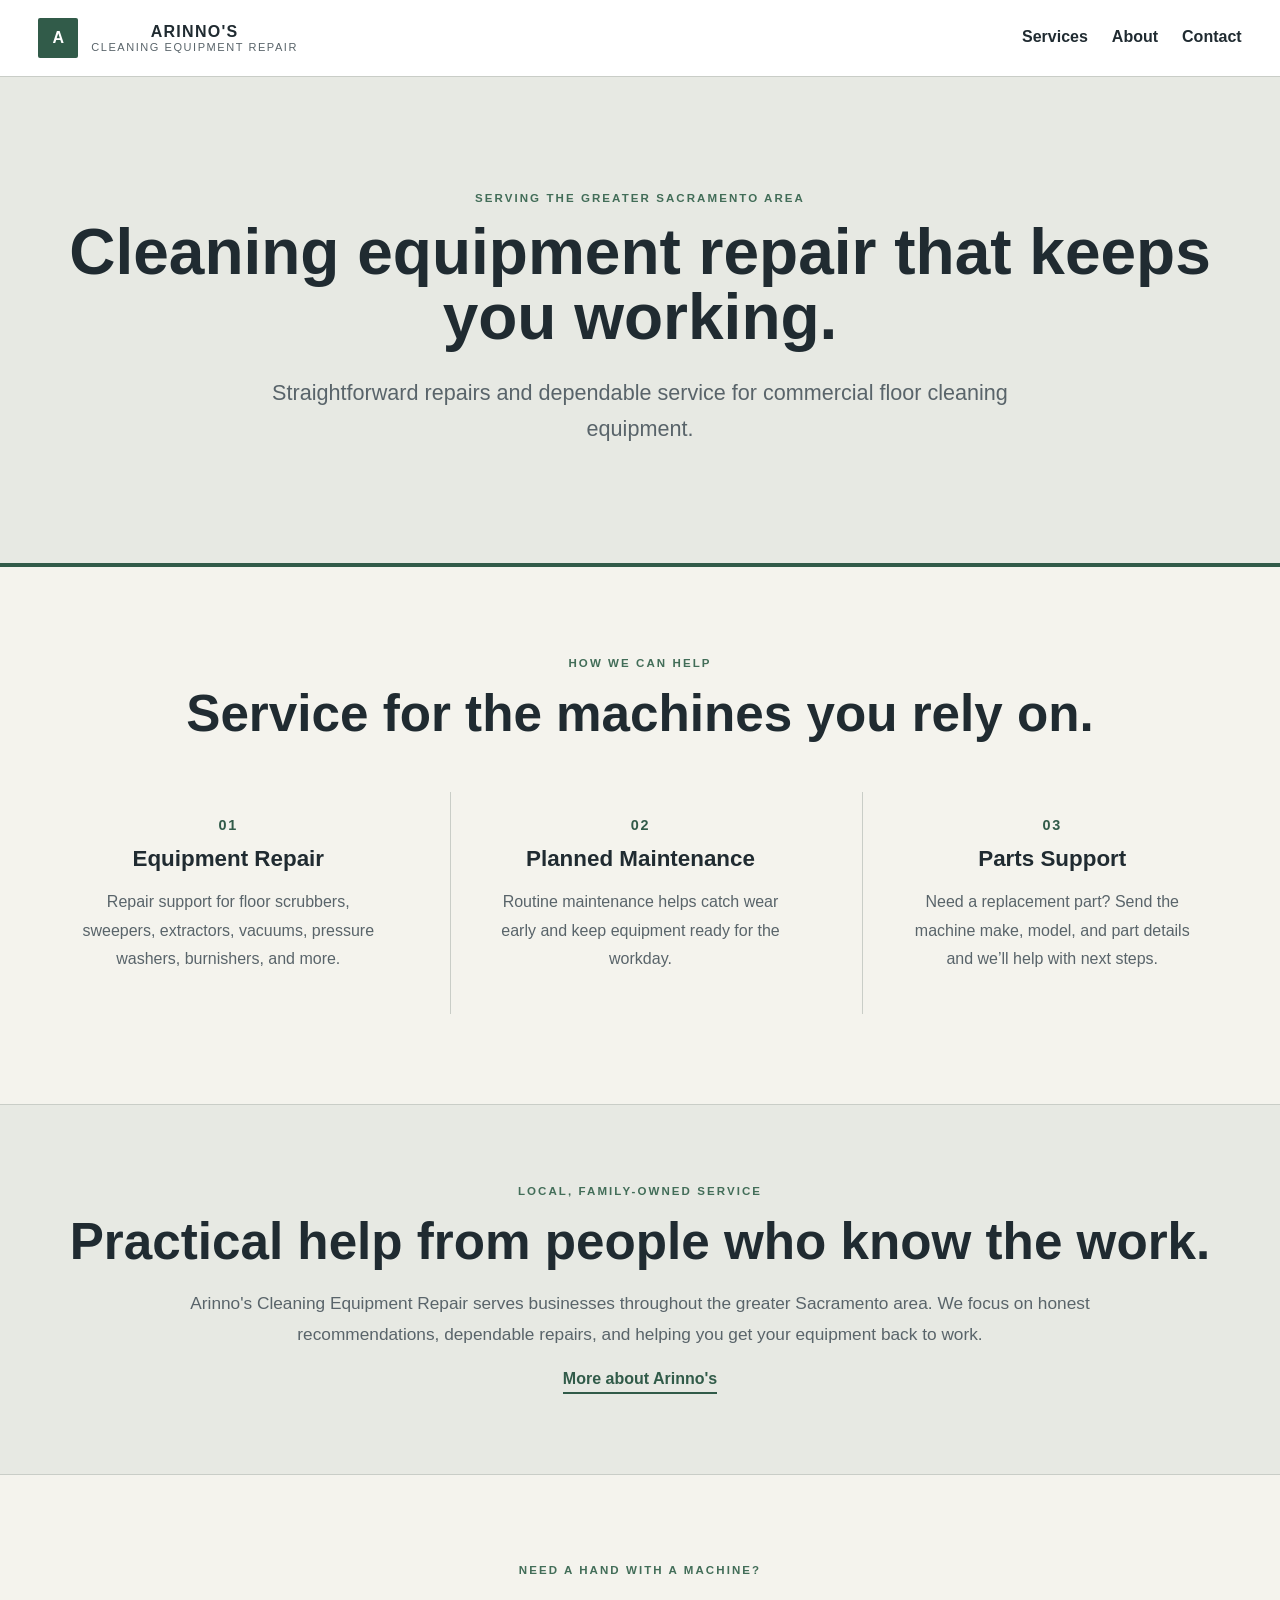
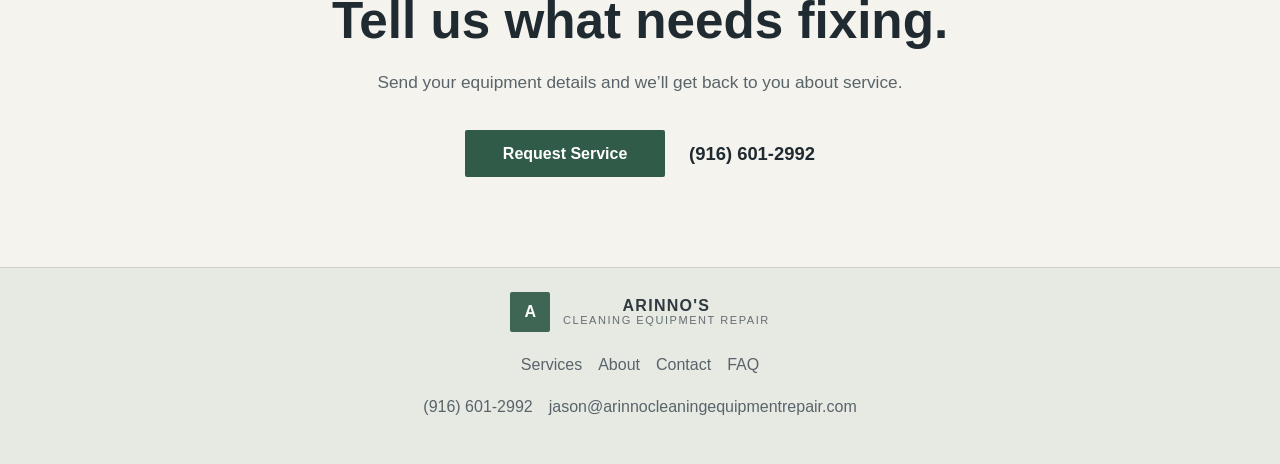
<file: index.html>
<!DOCTYPE html>
<html lang="en">
  <head>
    <meta charset="UTF-8" />
    <meta name="viewport" content="width=device-width, initial-scale=1.0" />
    <meta
      name="description"
      content="Arinno's cleaning equipment repair provides expert diagnostics, fabrication, field service, and preventative maintenance for industrial operations."
    />
    <title>Arinno's Cleaning Equipment Repair</title>
    <link rel="preconnect" href="https://fonts.googleapis.com" />
    <link rel="preconnect" href="https://fonts.gstatic.com" crossorigin />
    <link
      href="https://fonts.googleapis.com/css2?family=Inter:wght@400;500;600;700;800;900&family=Orbitron:wght@500;700;800&display=swap"
      rel="stylesheet"
    />
    <link rel="stylesheet" href="styles.css" />
  </head>
  <body>
    <div class="page-shell">
      <header class="site-header">
        <div class="container header-inner">
          <a class="brand" href="#top" aria-label="Arinno's Cleaning Equipment Repair home">
            <span class="brand-mark">A</span>
            <span class="brand-copy">
              <strong id="brand-name">Arinno's</strong>
              <small id="brand-tag">Cleaning Equipment Repair</small>
            </span>
          </a>

          <nav class="main-nav" aria-label="Main navigation">
            <a href="services.html">Services</a>
            <a href="about.html">About</a>
            <a href="contact.html">Contact</a>
          </nav>
      </header>

      <main id="top">
        <section class="home-hero">
          <div class="container home-hero-content">
            <p class="eyebrow">Serving the greater Sacramento area</p>
            <h1>Cleaning equipment repair that keeps you working.</h1>
            <p class="home-hero-copy">
              Straightforward repairs and dependable service for commercial floor cleaning equipment.
            </p>
          </div>
        </section>

        <section class="home-services section-spacing" aria-labelledby="home-services-title">
          <div class="container">
            <div class="home-section-heading">
              <p class="eyebrow">How we can help</p>
              <h2 id="home-services-title">Service for the machines you rely on.</h2>
            </div>
            <div class="home-service-list">
              <article>
                <span class="home-service-number">01</span>
                <h3>Equipment Repair</h3>
                <p>Repair support for floor scrubbers, sweepers, extractors, vacuums, pressure washers, burnishers, and more.</p>
              </article>
              <article>
                <span class="home-service-number">02</span>
                <h3>Planned Maintenance</h3>
                <p>Routine maintenance helps catch wear early and keep equipment ready for the workday.</p>
              </article>
              <article>
                <span class="home-service-number">03</span>
                <h3>Parts Support</h3>
                <p>Need a replacement part? Send the machine make, model, and part details and we’ll help with next steps.</p>
              </article>
            </div>
          </div>
        </section>

        <section class="home-about section-spacing">
          <div class="container home-about-content">
            <p class="eyebrow">Local, family-owned service</p>
            <h2>Practical help from people who know the work.</h2>
            <p>
              Arinno's Cleaning Equipment Repair serves businesses throughout the greater Sacramento area. We focus on honest recommendations, dependable repairs, and helping you get your equipment back to work.
            </p>
            <a class="home-text-link" href="about.html">More about Arinno's</a>
          </div>
        </section>

        <section class="home-contact section-spacing" id="contact">
          <div class="container home-contact-content">
            <p class="eyebrow">Need a hand with a machine?</p>
            <h2>Tell us what needs fixing.</h2>
            <p>Send your equipment details and we’ll get back to you about service.</p>
            <div class="home-hero-actions">
              <a class="button button-primary" href="contact.html">Request Service</a>
              <a class="home-phone" href="tel:+19166012992">(916) 601-2992</a>
            </div>
          </div>
        </section>
      </main>

      <footer class="site-footer">
        <div class="container footer-inner">
          <div>
            <a class="brand footer-brand" href="#top">
              <span class="brand-mark">A</span>
              <span class="brand-copy">
                <strong id="footer-brand-name">Arinno's</strong>
                <small>Cleaning Equipment Repair</small>
              </span>
            </a>
          </div>
          <div class="footer-links">
            <a href="services.html">Services</a>
            <a href="about.html">About</a>
            <a href="contact.html">Contact</a>
            <a href="FAQ.html">FAQ</a>
          </div>
          <div class="footer-contact">
            <a id="footer-phone" href="tel:+19166012992">(916) 601-2992</a>
            <a id="footer-email" href="mailto:jason@arinnocleaningequipmentrepair.com">jason@arinnocleaningequipmentrepair.com</a>
          </div>
        </div>
      </footer>
    </div>



    <script src="site-config.js"></script>
    <script src="script.js"></script>
  </body>
</html>
</file>
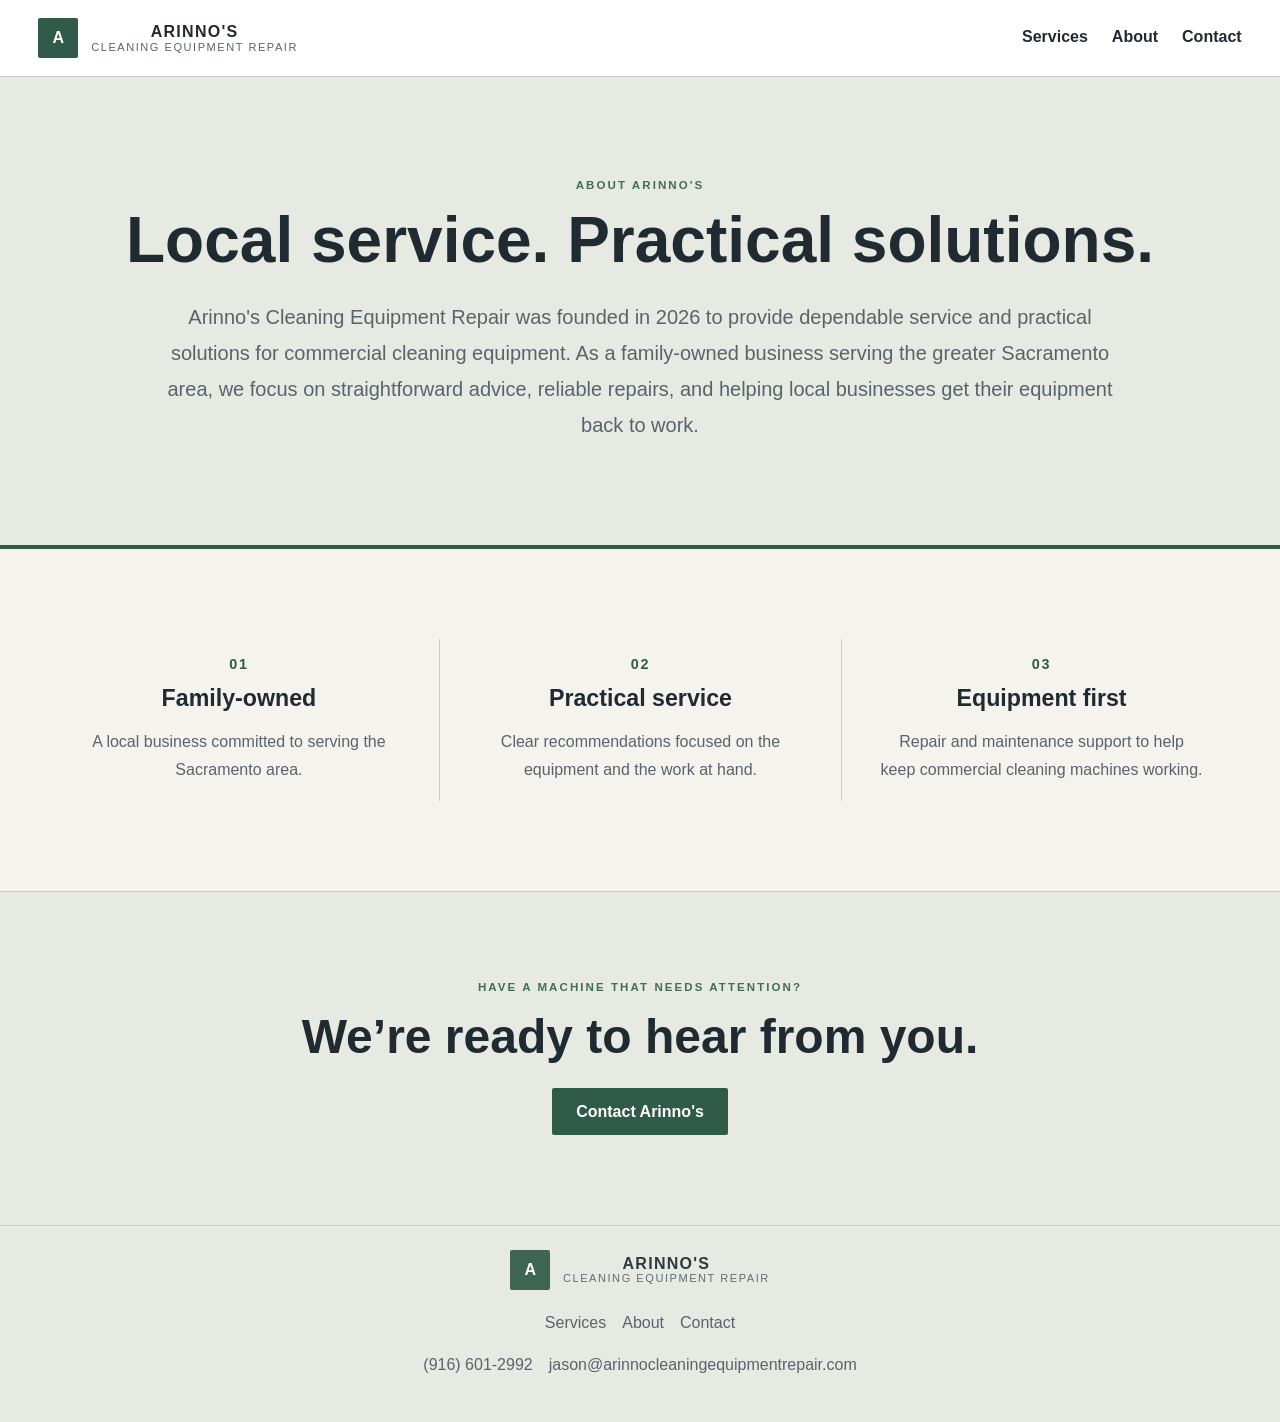
<file: about.html>
<!DOCTYPE html>
<html lang="en">
  <head>
    <meta charset="UTF-8" />
    <meta name="viewport" content="width=device-width, initial-scale=1.0" />
    <meta
      name="description"
      content="Learn about Arinno's Cleaning Equipment Repair, a family-owned commercial cleaning equipment repair business serving the greater Sacramento area."
    />
    <title>About | Arinno's Cleaning Equipment Repair</title>
    <link rel="preconnect" href="https://fonts.googleapis.com" />
    <link rel="preconnect" href="https://fonts.gstatic.com" crossorigin />
    <link
      href="https://fonts.googleapis.com/css2?family=Inter:wght@400;500;600;700;800;900&display=swap"
      rel="stylesheet"
    />
    <link rel="stylesheet" href="styles.css" />
  </head>
  <body>
    <div class="page-shell">
      <header class="site-header">
        <div class="container header-inner">
          <a class="brand" href="index.html" aria-label="Arinno's Cleaning Equipment Repair home">
            <span class="brand-mark">A</span>
            <span class="brand-copy">
              <strong>Arinno's</strong>
              <small>Cleaning Equipment Repair</small>
            </span>
          </a>

          <nav class="main-nav" aria-label="Main navigation">
            <a href="services.html">Services</a>
            <a href="about.html" aria-current="page">About</a>
            <a href="contact.html">Contact</a>
          </nav>
      </header>

      <main>
        <section class="about-page-intro">
          <div class="container about-page-content">
            <p class="eyebrow">About Arinno's</p>
            <h1>Local service. Practical solutions.</h1>
            <p>
              Arinno's Cleaning Equipment Repair was founded in 2026 to provide dependable service and practical solutions for commercial cleaning equipment. As a family-owned business serving the greater Sacramento area, we focus on straightforward advice, reliable repairs, and helping local businesses get their equipment back to work.
            </p>
          </div>
        </section>

        <section class="about-page-points" aria-label="What you can expect">
          <div class="container about-page-point-list">
            <article>
              <span>01</span>
              <h2>Family-owned</h2>
              <p>A local business committed to serving the Sacramento area.</p>
            </article>
            <article>
              <span>02</span>
              <h2>Practical service</h2>
              <p>Clear recommendations focused on the equipment and the work at hand.</p>
            </article>
            <article>
              <span>03</span>
              <h2>Equipment first</h2>
              <p>Repair and maintenance support to help keep commercial cleaning machines working.</p>
            </article>
          </div>
        </section>

        <section class="about-page-contact">
          <div class="container about-page-contact-content">
            <p class="eyebrow">Have a machine that needs attention?</p>
            <h2>We’re ready to hear from you.</h2>
            <a class="button button-primary" href="contact.html">Contact Arinno's</a>
          </div>
        </section>
      </main>

      <footer class="site-footer">
        <div class="container footer-inner">
          <div>
            <a class="brand footer-brand" href="index.html">
              <span class="brand-mark">A</span>
              <span class="brand-copy">
                <strong>Arinno's</strong>
                <small>Cleaning Equipment Repair</small>
              </span>
            </a>
          </div>
          <div class="footer-links">
            <a href="services.html">Services</a>
            <a href="about.html" aria-current="page">About</a>
            <a href="contact.html">Contact</a>
          </div>
          <div class="footer-contact">
            <a href="tel:+19166012992">(916) 601-2992</a>
            <a href="mailto:jason@arinnocleaningequipmentrepair.com">jason@arinnocleaningequipmentrepair.com</a>
          </div>
        </div>
      </footer>
    </div>

    <script src="site-config.js"></script>
    <script src="script.js"></script>
  </body>
</html>
</file>
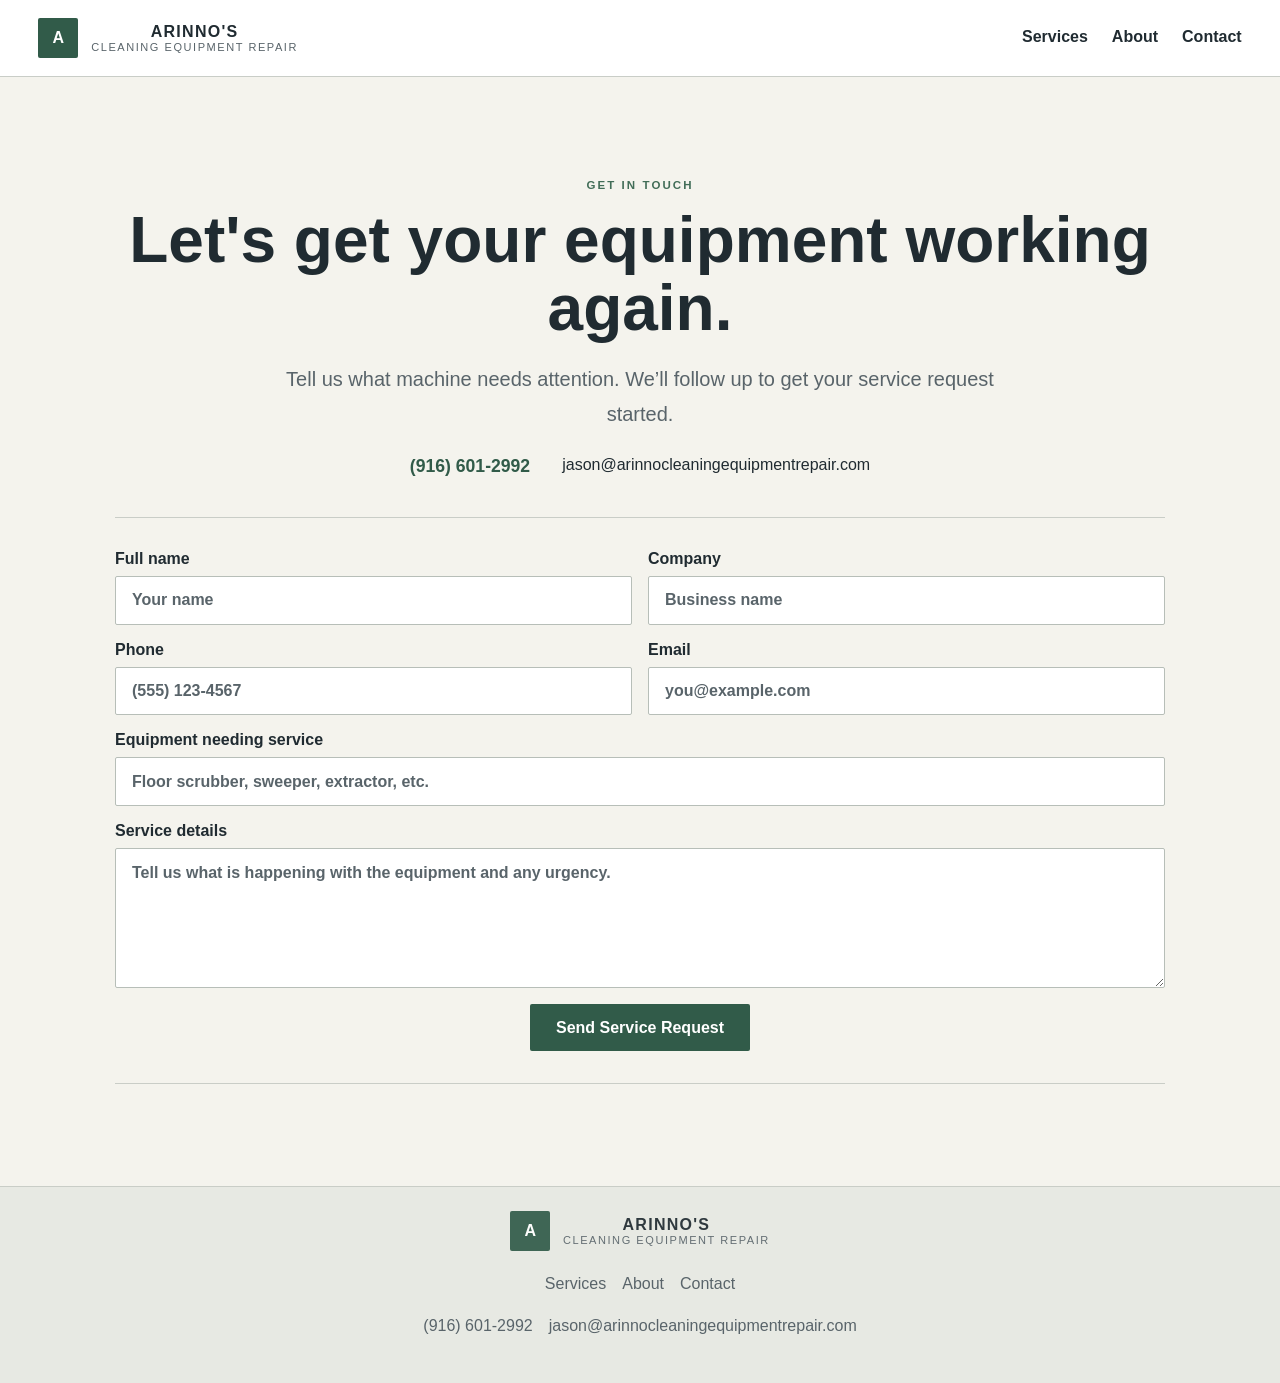
<file: contact.html>
<!DOCTYPE html>
<html lang="en">
  <head>
    <meta charset="UTF-8" />
    <meta name="viewport" content="width=device-width, initial-scale=1.0" />

    <meta
      name="description"
      content="Contact Arinno's Cleaning Equipment Repair to schedule service for your machines and equipment."
    />

    <title>Contact | Arinno's Cleaning Equipment Repair</title>

    <link rel="preconnect" href="https://fonts.googleapis.com" />
    <link rel="preconnect" href="https://fonts.gstatic.com" crossorigin />

    <link
      href="https://fonts.googleapis.com/css2?family=Inter:wght@400;500;600;700;800;900&family=Orbitron:wght@500;700;800&display=swap"
      rel="stylesheet"
    />

    <link rel="stylesheet" href="styles.css" />
  </head>

  <body>
    <div class="page-shell">
      <header class="site-header">
        <div class="container header-inner">
          <a
            class="brand"
            href="index.html"
            aria-label="Arinno's Cleaning Equipment Repair home"
          >
            <span class="brand-mark">A</span>

            <span class="brand-copy">
              <strong>Arinno's</strong>
              <small>Cleaning Equipment Repair</small>
            </span>
          </a>

          <nav class="main-nav" aria-label="Main navigation">
            <a href="services.html">Services</a>
            <a href="about.html">About</a>
            <a href="contact.html">Contact</a>
          </nav>
        </div>
      </header>

      <main>
        <section class="section-spacing contact-page-intro">
          <div class="container contact-page-content">
            <div class="contact-page-heading">
              <p class="eyebrow">Get in touch</p>

              <h1>Let's get your equipment working again.</h1>

              <p>
                Tell us what machine needs attention. We’ll follow up to get
                your service request started.
              </p>

              <div class="contact-details">
                <a href="tel:+19166012992">(916) 601-2992</a>

                <span>
                  jason@arinnocleaningequipmentrepair.com
                </span>
              </div>
            </div>

            <form
              class="service-form"
              id="contact-form"
              action="https://formsubmit.co/jason@arinnocleaningequipmentrepair.com"
              method="POST"
            >
              <input
                type="hidden"
                name="_subject"
                value="New Contact Request"
              />

              <input
                type="hidden"
                name="_captcha"
                value="false"
              />

              <input
                type="hidden"
                name="_template"
                value="table"
              />

              <div class="form-row two-up">
                <label>
                  Full name
                  <input
                    type="text"
                    name="Full Name"
                    placeholder="Your name"
                    required
                  />
                </label>

                <label>
                  Company
                  <input
                    type="text"
                    name="Company"
                    placeholder="Business name"
                  />
                </label>
              </div>

              <div class="form-row two-up">
                <label>
                  Phone
                  <input
                    type="tel"
                    name="Phone"
                    placeholder="(555) 123-4567"
                    required
                  />
                </label>

                <label>
                  Email
                  <input
                    type="email"
                    name="Email"
                    placeholder="you@example.com"
                    required
                  />
                </label>
              </div>

              <label>
                Equipment needing service
                <input
                  type="text"
                  name="Equipment"
                  placeholder="Floor scrubber, sweeper, extractor, etc."
                  required
                />
              </label>

              <label>
                Service details
                <textarea
                  name="Service Details"
                  rows="5"
                  placeholder="Tell us what is happening with the equipment and any urgency."
                  required
                ></textarea>
              </label>

              <button type="submit" class="button button-primary">
                Send Service Request
              </button>
            </form>
          </div>
        </section>
      </main>

      <footer class="site-footer">
        <div class="container footer-inner">
          <div>
            <a class="brand footer-brand" href="index.html">
              <span class="brand-mark">A</span>

              <span class="brand-copy">
                <strong>Arinno's</strong>
                <small>Cleaning Equipment Repair</small>
              </span>
            </a>
          </div>

          <div class="footer-links">
            <a href="services.html">Services</a>
            <a href="about.html">About</a>
            <a href="contact.html">Contact</a>
          </div>

          <div class="footer-contact">
            <a href="tel:+19166012992">(916) 601-2992</a>

            <span>
              jason@arinnocleaningequipmentrepair.com
            </span>
          </div>
        </div>
      </footer>
    </div>

    <script src="site-config.js"></script>
  </body>
</html>
</file>
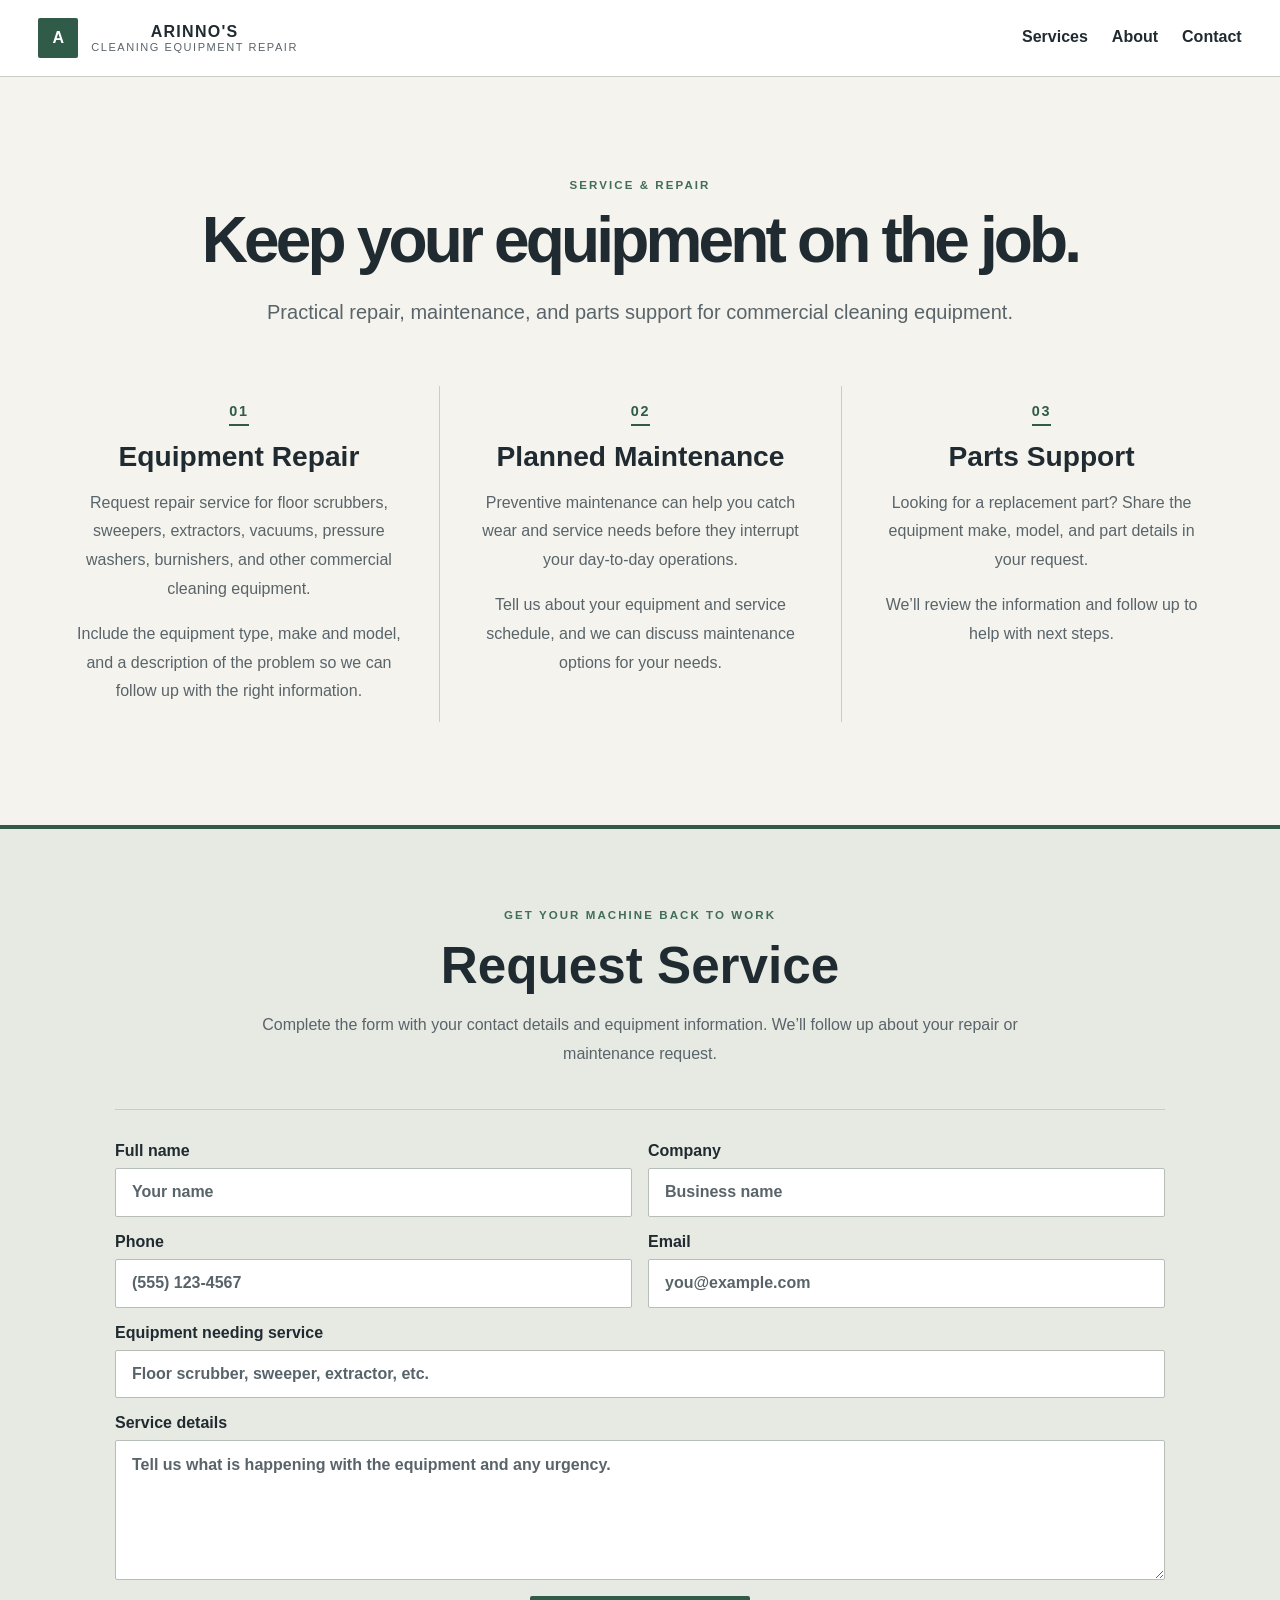
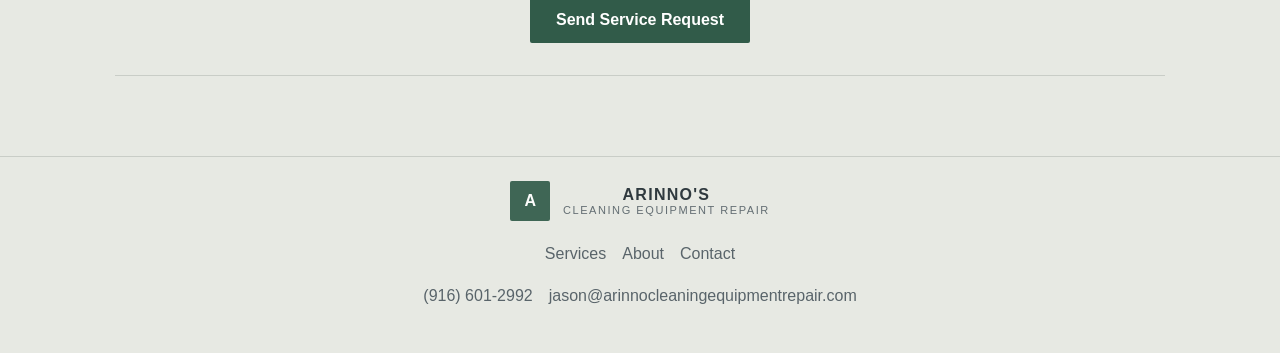
<file: services.html>
<!DOCTYPE html>
<html lang="en">
  <head>
    <meta charset="UTF-8" />
    <meta name="viewport" content="width=device-width, initial-scale=1.0" />

    <meta
      name="description"
      content="Explore Arinno's industrial and cleaning equipment repair services including diagnostics, fabrication, maintenance, and emergency field support."
    />

    <title>Services | Arinno's Industrial Repair</title>

    <link rel="preconnect" href="https://fonts.googleapis.com" />
    <link rel="preconnect" href="https://fonts.gstatic.com" crossorigin />

    <link
      href="https://fonts.googleapis.com/css2?family=Inter:wght@400;500;600;700;800;900&family=Orbitron:wght@500;700;800&display=swap"
      rel="stylesheet"
    />

    <link rel="stylesheet" href="styles.css" />
  </head>

  <body class="service-page">
    <div class="page-shell">
      <header class="site-header">
        <div class="container header-inner">
          <a
            class="brand"
            href="index.html"
            aria-label="Arinno's Cleaning Equipment Repair home"
          >
            <span class="brand-mark">A</span>

            <span class="brand-copy">
              <strong>Arinno's</strong>
              <small>Cleaning Equipment Repair</small>
            </span>
          </a>

          <nav class="main-nav" aria-label="Main navigation">
            <a href="services.html">Services</a>
            <a href="about.html">About</a>
            <a href="contact.html">Contact</a>
          </nav>
        </div>
      </header>

      <main>
        <section class="service-overview-section section-spacing" id="services">
          <div class="container">
            <div class="service-page-heading">
              <p class="eyebrow">Service &amp; Repair</p>

              <h1>Keep your equipment on the job.</h1>

              <p>
                Practical repair, maintenance, and parts support for commercial
                cleaning equipment.
              </p>
            </div>

            <div class="service-overview">
              <article class="service-overview-item">
                <span class="service-overview-mark">01</span>

                <h2>Equipment Repair</h2>

                <p>
                  Request repair service for floor scrubbers, sweepers,
                  extractors, vacuums, pressure washers, burnishers, and other
                  commercial cleaning equipment.
                </p>

                <p>
                  Include the equipment type, make and model, and a description
                  of the problem so we can follow up with the right information.
                </p>
              </article>

              <article class="service-overview-item">
                <span class="service-overview-mark">02</span>

                <h2>Planned Maintenance</h2>

                <p>
                  Preventive maintenance can help you catch wear and service
                  needs before they interrupt your day-to-day operations.
                </p>

                <p>
                  Tell us about your equipment and service schedule, and we can
                  discuss maintenance options for your needs.
                </p>
              </article>

              <article class="service-overview-item">
                <span class="service-overview-mark">03</span>

                <h2>Parts Support</h2>

                <p>
                  Looking for a replacement part? Share the equipment make,
                  model, and part details in your request.
                </p>

                <p>
                  We’ll review the information and follow up to help with next
                  steps.
                </p>
              </article>
            </div>
          </div>
        </section>

        <section class="schedule-section section-spacing" id="contact">
          <div class="container service-request-content">
            <div class="service-request-copy">
              <p class="eyebrow">Get your machine back to work</p>

              <h2>Request Service</h2>

              <p>
                Complete the form with your contact details and equipment
                information. We’ll follow up about your repair or maintenance
                request.
              </p>
            </div>

            <form
              class="service-form"
              id="service-form"
              action="https://formsubmit.co/jason@arinnocleaningequipmentrepair.com"
              method="POST"
            >
              <input
                type="hidden"
                name="_subject"
                value="New Service Request"
              />

              <input
                type="hidden"
                name="_captcha"
                value="false"
              />

              <input
                type="hidden"
                name="_template"
                value="table"
              />

              <div class="form-row two-up">
                <label>
                  Full name
                  <input
                    type="text"
                    name="Full Name"
                    placeholder="Your name"
                    required
                  />
                </label>

                <label>
                  Company
                  <input
                    type="text"
                    name="Company"
                    placeholder="Business name"
                  />
                </label>
              </div>

              <div class="form-row two-up">
                <label>
                  Phone
                  <input
                    type="tel"
                    name="Phone"
                    placeholder="(555) 123-4567"
                    required
                  />
                </label>

                <label>
                  Email
                  <input
                    type="email"
                    name="Email"
                    placeholder="you@example.com"
                    required
                  />
                </label>
              </div>

              <label>
                Equipment needing service
                <input
                  type="text"
                  name="Equipment"
                  placeholder="Floor scrubber, sweeper, extractor, etc."
                  required
                />
              </label>

              <label>
                Service details
                <textarea
                  name="Service Details"
                  rows="5"
                  placeholder="Tell us what is happening with the equipment and any urgency."
                  required
                ></textarea>
              </label>

              <button type="submit" class="button button-primary">
                Send Service Request
              </button>
            </form>
          </div>
        </section>
      </main>

      <footer class="site-footer">
        <div class="container footer-inner">
          <div>
            <a class="brand footer-brand" href="index.html">
              <span class="brand-mark">A</span>

              <span class="brand-copy">
                <strong>Arinno's</strong>
                <small>Cleaning Equipment Repair</small>
              </span>
            </a>
          </div>

          <div class="footer-links">
            <a href="services.html">Services</a>
            <a href="about.html">About</a>
            <a href="contact.html">Contact</a>
          </div>

          <div class="footer-contact">
            <a href="tel:+19166012992">(916) 601-2992</a>

            <span>jason@arinnocleaningequipmentrepair.com</span>
          </div>
        </div>
      </footer>
    </div>

    <script src="site-config.js"></script>
  </body>
</html>
</file>
<file: styles.css>
:root {
  --bg: #f4f3ed;
  --bg-alt: #e7e9e3;
  --panel: #ffffff;
  --card: #f1f0e9;
  --text: #202b31;
  --muted: #59646a;
  --accent: #315b49;
  --accent-alt: #426d58;
  --accent-contrast: #ffffff;
  --accent-soft: rgba(49, 91, 73, 0.1);
  --accent-shadow: rgba(32, 43, 49, 0.12);
  --border: #c9cdc7;
  --shadow: 0 3px 10px rgba(32, 43, 49, 0.08);
}

* {
  box-sizing: border-box;
}

html {
  scroll-behavior: smooth;
}

body {
  margin: 0;
  font-family: Arial, Helvetica, sans-serif;
  background: var(--bg);
  color: var(--text);
  text-align: center;
}

img {
  max-width: 100%;
  display: block;
}

a {
  color: inherit;
  text-decoration: none;
}

button {
  font: inherit;
}

.page-shell {
  min-height: 100vh;
}

.container {
  width: 100%;
  margin: 0 auto;
  padding: 0 clamp(1rem, 3vw, 3rem);
}

.section-spacing {
  padding: 5rem 0;
}

.site-header {
  position: sticky;
  top: 0;
  z-index: 40;
  background: var(--panel);
  border-bottom: 1px solid var(--border);
}

.header-inner {
  display: flex;
  flex-direction: row;
  align-items: center;
  justify-content: space-between;
  flex-wrap: wrap;
  gap: 1rem 2rem;
  min-height: 76px;
}

.brand {
  display: inline-flex;
  align-items: center;
  gap: 0.8rem;
}

.brand-mark {
  display: grid;
  place-items: center;
  width: 2.5rem;
  height: 2.5rem;
  border-radius: 2px;
  background: var(--accent);
  color: var(--accent-contrast);
  font-weight: 900;
  font-family: Arial, Helvetica, sans-serif;
  box-shadow: none;
}

.brand-copy {
  display: flex;
  flex-direction: column;
  line-height: 1.1;
}

.brand-copy strong {
  font-size: 1rem;
  letter-spacing: 0.08em;
  text-transform: uppercase;
}

.brand-copy small {
  font-size: 0.69rem;
  letter-spacing: 0.14em;
  color: var(--muted);
  text-transform: uppercase;
}

.main-nav {
  display: flex;
  align-items: center;
  justify-content: center;
  flex-wrap: wrap;
  gap: 1.5rem;
  color: var(--muted);
}

.main-nav a {
  padding: 0.35rem 0;
  border-bottom: 2px solid transparent;
  color: var(--text);
  font-weight: 700;
}

.main-nav a:hover,
.main-nav a:focus-visible {
  border-bottom-color: var(--accent);
}

.header-actions {
  display: flex;
  align-items: center;
  justify-content: center;
  flex-wrap: wrap;
  gap: 1rem;
}

.theme-toggle {
  display: inline-flex;
  align-items: center;
  gap: 0.5rem;
  padding: 0.6rem 0.9rem;
  border: 1px solid var(--border);
  border-radius: 2px;
  background: var(--panel);
  color: var(--text);
  cursor: pointer;
}

.theme-dot {
  width: 0.75rem;
  height: 0.75rem;
  border-radius: 50%;
  background: linear-gradient(135deg, var(--accent), var(--accent-alt));
  box-shadow: none;
}

.button {
  display: inline-flex;
  justify-content: center;
  align-items: center;
  border-radius: 2px;
  padding: 0.9rem 1.5rem;
  font-weight: 700;
  transition: background-color 0.15s ease;
}

.button:hover,
.button:focus-visible {
  filter: brightness(0.92);
}

.button-primary {
  background: var(--accent);
  color: var(--accent-contrast);
  box-shadow: none;
}

.button-secondary {
  border: 1px solid var(--border);
  background: var(--panel);
  color: var(--text);
}

.hero {
  padding: 4.5rem 0 2.5rem;
}

.hero-inner {
  display: grid;
  grid-template-columns: 1.2fr 0.8fr;
  align-items: center;
  justify-items: center;
  gap: 2rem;
}

.eyebrow {
  margin: 0 0 1rem;
  color: var(--accent-alt);
  font-size: 0.72rem;
  font-weight: 800;
  letter-spacing: 0.18em;
  text-transform: uppercase;
}

.hero-copy h1 {
  font-size: clamp(2.8rem, 5vw, 5rem);
  line-height: 1.05;
  letter-spacing: -0.06em;
  margin: 0;
  max-width: 100%;
}

.hero-text {
  margin: 1.25rem 0 0;
  max-width: 100%;
  font-size: 1.08rem;
  line-height: 1.75;
  color: var(--muted);
}

.hero-actions {
  margin-top: 2rem;
  display: flex;
  flex-wrap: wrap;
  justify-content: center;
  gap: 1rem;
}

.hero-points {
  list-style: none;
  padding: 0;
  margin: 2rem 0 0;
  display: flex;
  flex-wrap: wrap;
  justify-content: center;
  gap: 0.75rem;
}

.hero-points li {
  padding: 0.75rem 1rem;
  border: 1px solid var(--border);
  border-radius: 2px;
  background: var(--panel);
  color: var(--muted);
}

.hero-panel {
  display: flex;
  flex-direction: column;
  align-items: center;
  width: 100%;
  gap: 1rem;
}

.panel-card {
  width: 100%;
  background: var(--panel);
  border: 1px solid var(--border);
  border-radius: 3px;
  box-shadow: none;
}

.info-card {
  padding: 1.5rem;
}

.panel-topline {
  display: inline-flex;
  align-items: center;
  gap: 0.5rem;
  padding: 0.4rem 0.8rem;
  border-radius: 999px;
  background: var(--accent-soft);
  color: var(--accent-alt);
  font-size: 0.82rem;
  font-weight: 600;
  justify-content: center;
}

.status-dot {
  width: 0.6rem;
  height: 0.6rem;
  border-radius: 50%;
  background: #3ddc97;
  box-shadow: none;
}

.panel-figure {
  margin-top: 1.25rem;
  display: flex;
  flex-direction: column;
  gap: 0.4rem;
  align-items: center;
}

.panel-figure strong {
  font-size: clamp(2.4rem, 3vw, 3.2rem);
  letter-spacing: -0.05em;
}

.panel-figure span {
  color: var(--muted);
  line-height: 1.6;
}

.panel-stats {
  margin-top: 1.5rem;
  display: grid;
  grid-template-columns: repeat(2, minmax(0, 1fr));
  gap: 1rem;
}

.panel-stats div {
  padding: 1rem;
  background: var(--panel);
  border-radius: 1rem;
  border: 1px solid var(--border);
}

.panel-stats strong {
  display: block;
  font-size: 1.3rem;
}

.panel-stats span {
  color: var(--muted);
  font-size: 0.83rem;
}

.contact-card {
  padding: 1.25rem 1.5rem;
  display: flex;
  flex-direction: column;
  gap: 0.45rem;
  color: var(--muted);
}

.contact-card p {
  margin: 0;
  font-size: 0.75rem;
  letter-spacing: 0.16em;
  text-transform: uppercase;
  color: var(--accent-alt);
}

.contact-card a {
  color: var(--text);
  font-size: clamp(1.2rem, 2vw, 1.6rem);
  font-weight: 700;
}

.contact-card span {
  display: block;
  line-height: 1.65;
}

.trust-bar {
  padding: 0 0 1rem;
}

.trust-grid {
  display: grid;
  grid-template-columns: repeat(4, minmax(0, 1fr));
  gap: 1rem;
}

.trust-item {
  padding: 1.2rem 1rem;
  border: 1px solid var(--border);
  border-radius: 1.2rem;
  background: var(--panel);
  text-align: center;
}

.trust-item strong {
  display: block;
  color: var(--accent-alt);
  font-size: clamp(1.4rem, 2vw, 2rem);
}

.trust-item span {
  color: var(--muted);
  font-size: 0.8rem;
  letter-spacing: 0.06em;
  text-transform: uppercase;
}

.section-heading {
  margin-bottom: 2rem;
}

.section-heading h2 {
  margin: 0;
  font-size: clamp(2rem, 4vw, 3rem);
  line-height: 1.15;
}

.section-heading.narrow {
  max-width: 100%;
}

.services-grid,
.process-grid,
.testimonial-grid {
  display: grid;
  grid-template-columns: repeat(3, minmax(0, 1fr));
  gap: 1.4rem;
}

.service-card,
.process-card,
.testimonial-card {
  border: 1px solid var(--border);
  background: linear-gradient(180deg, var(--panel), var(--bg-alt));
  border-radius: 1.3rem;
  padding: 1.5rem;
  box-shadow: var(--shadow);
}

.service-icon {
  width: 3.2rem;
  height: 3.2rem;
  display: grid;
  place-items: center;
  border-radius: 0.9rem;
  background: var(--accent-soft);
  font-size: 1.6rem;
}

.service-card h3,
.process-card h3 {
  margin: 1rem 0 0.6rem;
  font-size: 1.3rem;
}

.service-card p,
.process-card p,
.testimonial-card .quote,
.about-copy p,
.feature-item p {
  color: var(--muted);
  line-height: 1.7;
}

.about-grid {
  display: grid;
  grid-template-columns: 0.95fr 1.05fr;
  gap: 2rem;
  align-items: center;
  justify-items: center;
}

.image-card {
  position: relative;
  width: 100%;
  min-height: 520px;
  border-radius: 1.8rem;
  background:
    linear-gradient(180deg, rgba(15, 23, 42, 0.05), rgba(15, 23, 42, 0.68)),
    url('https://images.unsplash.com/photo-1581092921461-eab62e97a780?auto=format&fit=crop&w=1200&q=80') center/cover no-repeat;
  border: 1px solid var(--border);
  box-shadow: var(--shadow);
}

.image-overlay {
  position: absolute;
  left: 1.3rem;
  right: 1.3rem;
  bottom: 1.3rem;
  padding: 1rem 1.2rem;
  border-radius: 1rem;
  background: rgba(11, 17, 23, 0.72);
  border: 1px solid var(--border);
  color: var(--text);
  font-weight: 600;
  text-align: center;
}

.about-copy h2 {
  margin: 0;
  font-size: clamp(2rem, 3vw, 3rem);
  line-height: 1.15;
}

.about-copy > p {
  margin-top: 1rem;
}

.feature-list {
  margin-top: 2rem;
  display: grid;
  gap: 1rem;
}

.feature-item {
  display: flex;
  align-items: center;
  justify-content: center;
  gap: 0.8rem;
}

.checkmark {
  display: grid;
  place-items: center;
  width: 1.6rem;
  height: 1.6rem;
  border-radius: 50%;
  background: var(--accent-soft);
  color: var(--accent-alt);
  font-weight: 900;
}

.process-step {
  display: inline-flex;
  padding: 0.35rem 0.8rem;
  border-radius: 999px;
  background: var(--accent-soft);
  color: var(--accent-alt);
  font-weight: 700;
  letter-spacing: 0.06em;
}

.chip-list {
  display: flex;
  flex-wrap: wrap;
  gap: 0.8rem;
}

.chip-list span {
  padding: 0.75rem 1rem;
  border: 1px solid var(--border);
  border-radius: 999px;
  background: var(--panel);
  color: var(--text);
}

.author-block {
  margin-top: 1.25rem;
  display: flex;
  flex-direction: column;
  gap: 0.2rem;
}

.author-block strong {
  font-size: 1rem;
}

.author-block span {
  color: var(--muted);
  font-size: 0.82rem;
}

.cta-panel {
  display: flex;
  flex-direction: column;
  justify-content: center;
  align-items: center;
  gap: 2rem;
  padding: 2rem 2.2rem;
  border-radius: 1.8rem;
  background: linear-gradient(135deg, var(--accent-soft), var(--panel));
  border: 1px solid var(--border);
  box-shadow: var(--shadow);
}

.cta-panel h2 {
  margin: 0;
  font-size: clamp(2rem, 3vw, 2.8rem);
  line-height: 1.1;
}

.cta-actions {
  display: flex;
  justify-content: center;
  gap: 1rem;
  flex-wrap: wrap;
}

.site-footer {
  padding: 1.5rem 0 3rem;
  border-top: 1px solid var(--border);
  background: var(--bg-alt);
}

.footer-inner {
  display: flex;
  flex-direction: column;
  align-items: center;
  justify-content: center;
  gap: 1.5rem;
}

.footer-brand {
  opacity: 0.92;
}

.footer-links,
.footer-contact {
  display: flex;
  align-items: center;
  gap: 1rem;
  flex-wrap: wrap;
  justify-content: center;
  color: var(--muted);
}

.service-page .service-hero {
  padding-top: 4rem;
}

.service-page-heading {
  margin-bottom: 3rem;
}

.service-page-heading h1 {
  margin: 0;
  font-size: clamp(2.8rem, 5vw, 4.2rem);
  line-height: 1.05;
  letter-spacing: -0.06em;
}

.service-page-heading > p:last-child {
  margin: 1rem auto 0;
  color: var(--muted);
  font-size: 1.08rem;
  line-height: 1.75;
}

.service-overview {
  display: grid;
  grid-template-columns: repeat(3, minmax(0, 1fr));
  align-items: stretch;
  gap: 1.5rem;
}

.service-overview-card {
  padding: 1.5rem;
  border: 1px solid var(--border);
  border-radius: 1.3rem;
  background: linear-gradient(180deg, var(--panel), var(--bg-alt));
  box-shadow: var(--shadow);
}

.service-overview-image {
  width: 100%;
  height: 220px;
  object-fit: cover;
  border-radius: 1rem;
}

.service-overview-mark {
  display: grid;
  place-items: center;
  width: 3.5rem;
  height: 3.5rem;
  margin: 0 auto 1rem;
  border-radius: 50%;
  background: var(--accent-soft);
  color: var(--accent);
  font-weight: 800;
}

.service-overview-card h2 {
  margin: 1.2rem 0 0.75rem;
  font-size: clamp(1.35rem, 2vw, 1.7rem);
}

.service-overview-card p {
  color: var(--muted);
  line-height: 1.8;
}

.service-overview-card p:last-child {
  margin-bottom: 0;
}

.service-request-content {
  display: grid;
  justify-items: center;
  gap: 2rem;
}

.service-request-copy {
  width: 100%;
}

.service-request-copy h2 {
  margin: 0;
  font-size: clamp(2rem, 4vw, 3rem);
  line-height: 1.15;
}

.service-request-copy p:last-child {
  margin: 1rem auto 0;
  color: var(--muted);
  line-height: 1.8;
}

.service-hero-inner {
  display: grid;
  grid-template-columns: 1.25fr 0.75fr;
  align-items: center;
  justify-items: center;
  gap: 2rem;
}

.service-hero h1 {
  margin: 0;
  font-size: clamp(2.7rem, 5vw, 4.4rem);
  line-height: 1.05;
  letter-spacing: -0.06em;
  max-width: 100%;
}

.service-hero p {
  color: var(--muted);
  line-height: 1.75;
  max-width: 100%;
}

.service-spotlight {
  display: flex;
  justify-content: center;
  width: 100%;
}

.spotlight-card {
  width: 100%;
  padding: 1.6rem;
  border-radius: 1.6rem;
  border: 1px solid var(--border);
  background: linear-gradient(180deg, var(--panel), var(--bg-alt));
  box-shadow: var(--shadow);
}

.spotlight-badge {
  display: inline-block;
  margin-bottom: 0.8rem;
  padding: 0.4rem 0.8rem;
  border-radius: 999px;
  background: var(--accent-soft);
  color: var(--accent-alt);
  font-weight: 700;
  font-size: 0.72rem;
  letter-spacing: 0.12em;
  text-transform: uppercase;
}

.spotlight-card strong {
  display: block;
  font-size: 1.7rem;
  margin-bottom: 1rem;
}

.spotlight-card ul {
  margin: 0;
  padding-left: 1.15rem;
  color: var(--muted);
  line-height: 1.8;
}

.service-grid,
.service-process-grid {
  display: grid;
  grid-template-columns: repeat(3, minmax(0, 1fr));
  gap: 1.4rem;
}

.service-feature {
  display: grid;
  grid-template-columns: 1fr 1.1fr;
  gap: 1.5rem;
  align-items: stretch;
  justify-items: center;
}

.service-feature-image {
  width: 100%;
  min-height: 380px;
  border-radius: 1.5rem;
  border: 1px solid var(--border);
  background:
    linear-gradient(180deg, rgba(11, 17, 23, 0.1), rgba(11, 17, 23, 0.72)),
    url('https://images.unsplash.com/photo-1581578731548-c64695cc6952?auto=format&fit=crop&w=1200&q=80') center/cover no-repeat;
  box-shadow: var(--shadow);
}

.service-view {
  min-height: 320px;
  width: 100%;
}

.service-detail-panel {
  padding: 1.8rem;
  border: 1px solid var(--border);
  border-radius: 1.5rem;
  background: linear-gradient(180deg, var(--panel), var(--bg-alt));
  box-shadow: var(--shadow);
}

.service-detail-header {
  display: flex;
  align-items: center;
  gap: 1rem;
  margin-bottom: 1rem;
  justify-content: center;
}

.service-detail-header h3 {
  margin: 0.2rem 0 0;
  font-size: clamp(1.7rem, 2vw, 2.2rem);
}

.service-detail-summary {
  color: var(--muted);
  line-height: 1.8;
  margin: 0 0 1rem;
}

.highlight-panel {
  background: linear-gradient(135deg, var(--accent-soft), var(--panel));
}

.service-list {
  margin: 1.2rem 0 0;
  padding-left: 1.2rem;
  color: var(--muted);
  line-height: 2;
}

.meta-stack {
  display: grid;
  gap: 1rem;
  margin-top: 1rem;
}

.meta-stack div {
  padding: 1rem 1.1rem;
  border: 1px solid var(--border);
  border-radius: 1rem;
  background: var(--panel);
}

.meta-stack strong {
  display: block;
  margin-bottom: 0.25rem;
  font-size: 1.05rem;
}

.meta-stack span {
  color: var(--muted);
  line-height: 1.7;
}

.service-intro {
  padding-top: 4rem;
}

.service-intro-inner {
  display: grid;
  grid-template-columns: 1fr;
}

.service-intro h1 {
  margin: 0;
  font-size: clamp(2.8rem, 5vw, 4.2rem);
  line-height: 1.05;
  letter-spacing: -0.06em;
  max-width: 100%;
}

.service-intro p {
  color: var(--muted);
  line-height: 1.8;
  max-width: 100%;
}

.single-paragraph-about {
  max-width: 100%;
  margin: 0 auto;
  padding: 2rem 1.5rem;
  border: 1px solid var(--border);
  border-radius: 1.5rem;
  background: linear-gradient(180deg, var(--panel), var(--bg-alt));
  box-shadow: var(--shadow);
}

.single-paragraph-about h1 {
  margin: 0 0 1rem;
  font-size: clamp(2.3rem, 4vw, 4rem);
  line-height: 1.08;
  letter-spacing: -0.05em;
}

.single-paragraph-about p:last-child {
  margin: 0;
  color: var(--muted);
  line-height: 1.9;
  font-size: 1.06rem;
}

.contact-grid {
  display: grid;
  grid-template-columns: repeat(2, minmax(0, 1fr));
  gap: 1.5rem;
  justify-items: center;
}

.contact-copy {
  width: 100%;
  padding: 1.75rem;
  border-radius: 1.5rem;
  border: 1px solid var(--border);
  background: linear-gradient(180deg, var(--panel), var(--bg-alt));
  box-shadow: var(--shadow);
}

.contact-copy h1 {
  margin: 0 0 0.8rem;
  font-size: clamp(1.9rem, 3vw, 2.7rem);
  line-height: 1.15;
}

.contact-copy p {
  color: var(--muted);
  line-height: 1.8;
}

.contact-details {
  display: grid;
  gap: 0.6rem;
  margin-top: 1rem;
  justify-items: center;
}

.contact-details a {
  color: var(--text);
  font-weight: 600;
}

.schedule-grid {
  display: grid;
  grid-template-columns: 0.9fr 1.1fr;
  gap: 1.5rem;
  align-items: start;
  justify-items: center;
}

.schedule-copy {
  padding: 1rem 0;
  width: 100%;
}

.schedule-copy h2 {
  margin: 0;
  font-size: clamp(2rem, 3vw, 2.8rem);
  line-height: 1.15;
}

.schedule-copy p:last-child {
  color: var(--muted);
  line-height: 1.8;
}

.service-form {
  display: grid;
  width: 100%;
  gap: 1rem;
  padding: 1.5rem;
  border-radius: 1.5rem;
  border: 1px solid var(--border);
  background: linear-gradient(180deg, var(--panel), var(--bg-alt));
  box-shadow: var(--shadow);
}

.form-row {
  display: grid;
  gap: 1rem;
}

.two-up {
  grid-template-columns: repeat(2, minmax(0, 1fr));
}

.service-form label {
  display: grid;
  gap: 0.5rem;
  color: var(--text);
  font-weight: 600;
  text-align: center;
}

.service-form input,
.service-form select,
.service-form textarea {
  width: 100%;
  background: var(--panel);
  border: 1px solid var(--border);
  border-radius: 0.85rem;
  padding: 0.9rem 1rem;
  color: var(--text);
  font: inherit;
}

.service-form input::placeholder,
.service-form textarea::placeholder {
  color: var(--muted);
}

.service-form textarea {
  resize: vertical;
  min-height: 140px;
}

.form-status {
  margin: 0;
  min-height: 1.2rem;
  color: var(--accent-alt);
  font-size: 0.92rem;
}

h1,
h2,
h3 {
  letter-spacing: normal;
}

.theme-dot,
.status-dot,
.brand-mark,
.button-primary {
  box-shadow: none;
}

@media (max-width: 980px) {
  .hero-inner,
  .about-grid,
  .services-grid,
  .process-grid,
  .testimonial-grid,
  .trust-grid,
  .cta-panel,
  .service-hero-inner,
  .service-overview,
  .service-detail-grid,
  .service-grid,
  .service-process-grid,
  .service-feature,
  .contact-grid,
  .schedule-grid,
  .two-up {
    grid-template-columns: 1fr;
    display: grid;
  }

  .cta-panel {
    place-items: center;
  }
}

@media (max-width: 640px) {
  .header-inner {
    padding: 0.8rem 0;
    justify-content: center;
  }

  .header-actions {
    width: 100%;
    justify-content: center;
  }

  .hero {
    padding-top: 3rem;
  }

  .hero-copy h1 {
    letter-spacing: -0.04em;
  }

  .brand-copy strong {
    font-size: 0.8rem;
  }

  .button {
    width: 100%;
  }

  .hero-actions,
  .cta-actions {
    display: grid;
    width: 100%;
  }

  .footer-inner {
    text-align: center;
  }
}

.service-card,
.process-card,
.testimonial-card,
.cta-panel,
.spotlight-card,
.service-detail-panel,
.single-paragraph-about,
.contact-copy,
.service-form,
.service-overview-card,
.panel-stats div,
.trust-item,
.meta-stack div {
  border-radius: 3px;
  background: var(--panel);
  box-shadow: none;
}

.service-card,
.process-card,
.testimonial-card,
.cta-panel,
.spotlight-card,
.service-detail-panel,
.single-paragraph-about,
.contact-copy,
.service-form,
.service-overview-card,
.image-card,
.service-feature-image {
  border-radius: 3px;
  box-shadow: none;
}

.service-icon,
.checkmark,
.process-step,
.spotlight-badge,
.service-overview-mark,
.chip-list span,
.image-overlay,
.service-overview-image,
.service-form input,
.service-form select,
.service-form textarea {
  border-radius: 2px;
}

.service-icon,
.checkmark,
.process-step,
.spotlight-badge,
.service-overview-mark {
  background: var(--accent-soft);
  box-shadow: none;
}

.service-card,
.process-card,
.testimonial-card,
.spotlight-card,
.service-detail-panel,
.single-paragraph-about,
.contact-copy,
.service-form,
.service-overview-card {
  background: var(--panel);
}

.cta-panel {
  background: var(--bg-alt);
}

.service-overview-image {
  box-shadow: none;
}

.image-overlay {
  background: rgba(255, 255, 255, 0.92);
  color: var(--text);
}

.service-form input,
.service-form select,
.service-form textarea {
  text-align: left;
}

.contact-about {
  padding: 0 0 4rem;
}

.contact-about-inner {
  padding: 2rem;
  border: 1px solid var(--border);
  border-left: 5px solid var(--accent);
  background: var(--bg-alt);
}

.contact-about h2 {
  margin: 0 0 0.75rem;
}

.contact-about p {
  max-width: 100%;
  margin: 0;
  color: var(--muted);
  line-height: 1.8;
}

.home-hero {
  display: grid;
  min-height: 480px;
  place-items: center;
  padding: clamp(4rem, 9vw, 8rem) 0;
  border-bottom: 4px solid var(--accent);
  background: var(--bg-alt);
}

.home-hero-content,
.home-section-heading,
.home-about-content,
.home-contact-content {
  text-align: center;
}

.home-hero h1 {
  max-width: 1300px;
  margin: 0 auto;
  font-size: clamp(2.5rem, 5vw, 4.5rem);
  line-height: 1.02;
  font-weight: 800;
}

.home-hero-copy {
  max-width: 760px;
  margin: 1.5rem auto 0;
  color: var(--muted);
  font-size: clamp(1.1rem, 2vw, 1.35rem);
  line-height: 1.7;
}

.home-hero-actions {
  display: flex;
  align-items: center;
  justify-content: center;
  flex-wrap: wrap;
  gap: 1.5rem;
  margin-top: 2rem;
}

.home-hero-actions .button {
  min-width: 200px;
}

.home-phone {
  color: var(--text);
  font-size: 1.15rem;
  font-weight: 700;
}

.home-services {
  padding-top: clamp(3.5rem, 7vw, 6rem);
  padding-bottom: clamp(3.5rem, 7vw, 6rem);
}

.home-section-heading {
  margin: 0 auto 3rem;
}

.home-section-heading h2,
.home-about h2,
.home-contact h2 {
  margin: 0;
  font-size: clamp(2rem, 4vw, 3.2rem);
  line-height: 1.15;
}

.home-service-list {
  display: grid;
  grid-template-columns: repeat(3, minmax(0, 1fr));
  gap: 2rem;
  text-align: center;
}

.home-service-list article {
  padding: 1.5rem clamp(1rem, 3vw, 3rem);
  border-left: 1px solid var(--border);
}

.home-service-list article:first-child {
  border-left: 0;
}

.home-service-number {
  color: var(--accent);
  font-size: 0.9rem;
  font-weight: 800;
  letter-spacing: 0.12em;
}

.home-service-list h3 {
  margin: 0.75rem 0;
  font-size: 1.4rem;
}

.home-service-list p,
.home-about-content > p:not(.eyebrow),
.home-contact-content > p:not(.eyebrow) {
  color: var(--muted);
  line-height: 1.8;
}

.home-about {
  border-top: 1px solid var(--border);
  border-bottom: 1px solid var(--border);
  background: var(--bg-alt);
}

.home-about-content {
  max-width: 100%;
}

.home-about-content > p:not(.eyebrow),
.home-contact-content > p:not(.eyebrow) {
  max-width: 900px;
  margin: 1rem auto 0;
  font-size: 1.08rem;
}

.home-text-link {
  display: inline-block;
  margin-top: 1.25rem;
  padding-bottom: 0.25rem;
  border-bottom: 2px solid var(--accent);
  color: var(--accent);
  font-weight: 700;
}

.home-contact {
  padding-top: clamp(3.5rem, 7vw, 6rem);
  padding-bottom: clamp(3.5rem, 7vw, 6rem);
}

@media (max-width: 760px) {
  .home-service-list {
    grid-template-columns: 1fr;
    gap: 0;
  }

  .home-service-list article,
  .home-service-list article:first-child {
    padding: 1.5rem 1rem;
    border-left: 0;
    border-top: 1px solid var(--border);
  }

  .home-service-list article:first-child {
    border-top: 0;
  }
}

.service-overview-section {
  padding-top: clamp(4rem, 8vw, 7rem);
  padding-bottom: clamp(4rem, 8vw, 7rem);
}

.service-page-heading {
  margin: 0 auto 3.5rem;
  text-align: center;
}

.service-page-heading h1 {
  max-width: 1100px;
  margin: 0 auto;
  font-size: clamp(2.5rem, 5vw, 4.5rem);
  line-height: 1.05;
}

.service-page-heading > p:last-child {
  max-width: 760px;
  margin: 1.25rem auto 0;
  font-size: clamp(1.05rem, 2vw, 1.25rem);
}

.service-overview {
  grid-template-columns: repeat(3, minmax(0, 1fr));
  gap: 0;
  text-align: center;
}

.service-overview-item {
  padding: 1rem clamp(1.25rem, 3vw, 3rem);
  border-left: 1px solid var(--border);
}

.service-overview-item:first-child {
  border-left: 0;
}

.service-overview-item h2 {
  margin: 0.9rem 0;
  font-size: clamp(1.4rem, 2.2vw, 1.8rem);
}

.service-overview-item p {
  color: var(--muted);
  line-height: 1.8;
}

.service-overview-item p:last-child {
  margin-bottom: 0;
}

.service-overview-mark {
  display: inline-block;
  width: auto;
  height: auto;
  margin: 0;
  padding-bottom: 0.35rem;
  border-radius: 0;
  border-bottom: 2px solid var(--accent);
  background: transparent;
  color: var(--accent);
  font-size: 0.9rem;
  font-weight: 800;
  letter-spacing: 0.12em;
}

.schedule-section {
  border-top: 4px solid var(--accent);
  background: var(--bg-alt);
}

.service-request-content {
  gap: 2.5rem;
}

.service-request-copy {
  max-width: 980px;
  text-align: center;
}

.service-request-copy p:last-child {
  max-width: 780px;
}

.service-request-copy h2 {
  font-size: clamp(2.2rem, 4vw, 3.2rem);
}

.service-form {
  max-width: 1050px;
  padding: 2rem 0;
  border: 0;
  border-top: 1px solid var(--border);
  border-bottom: 1px solid var(--border);
  border-radius: 0;
  background: transparent;
  box-shadow: none;
  text-align: left;
}

.service-form label {
  text-align: left;
}

.service-form input,
.service-form select,
.service-form textarea {
  border-radius: 2px;
  border-color: #b7beb8;
  background: var(--panel);
  text-align: left;
}

.service-form button {
  justify-self: center;
  width: auto;
  min-width: 220px;
  border: 0;
}

.contact-page-intro {
  padding-top: clamp(4rem, 8vw, 7rem);
  padding-bottom: clamp(4rem, 8vw, 7rem);
}

.contact-page-content {
  display: grid;
  justify-items: center;
  gap: 2.5rem;
}

.contact-page-heading {
  max-width: 1100px;
  text-align: center;
}

.contact-page-heading h1 {
  margin: 0;
  font-size: clamp(2.5rem, 5vw, 4.5rem);
  line-height: 1.05;
}

.contact-page-heading > p:not(.eyebrow) {
  max-width: 760px;
  margin: 1.25rem auto 0;
  color: var(--muted);
  font-size: clamp(1.05rem, 2vw, 1.25rem);
  line-height: 1.75;
}

.contact-details {
  display: flex;
  justify-content: center;
  flex-wrap: wrap;
  gap: 1rem 2rem;
  margin-top: 1.5rem;
}

.contact-details a {
  color: var(--accent);
  font-size: 1.1rem;
  font-weight: 700;
}

.contact-page-content .service-form {
  width: 100%;
}

.contact-about {
  padding: clamp(3.5rem, 7vw, 6rem) 0;
  border-top: 1px solid var(--border);
  border-bottom: 1px solid var(--border);
  background: var(--bg-alt);
}

.contact-about-content {
  text-align: center;
}

.contact-about-content h2 {
  margin: 0;
  font-size: clamp(2rem, 4vw, 3.2rem);
}

.contact-about-content > p:last-child {
  max-width: 980px;
  margin: 1rem auto 0;
  color: var(--muted);
  font-size: 1.08rem;
  line-height: 1.8;
}

@media (max-width: 760px) {
  .service-overview {
    grid-template-columns: 1fr;
  }

  .service-overview-item,
  .service-overview-item:first-child {
    padding: 1.75rem 1rem;
    border-left: 0;
    border-top: 1px solid var(--border);
  }

  .service-overview-item:first-child {
    border-top: 0;
  }

  .service-form {
    padding: 1.5rem 0;
  }

  .service-form button {
    width: 100%;
  }
}

.about-page-intro {
  display: grid;
  min-height: 390px;
  place-items: center;
  padding: clamp(4rem, 8vw, 7rem) 0;
  border-bottom: 4px solid var(--accent);
  background: var(--bg-alt);
}

.about-page-content {
  max-width: 1200px;
  text-align: center;
}

.about-page-content h1 {
  max-width: 1100px;
  margin: 0 auto;
  font-size: clamp(2.5rem, 5vw, 4.5rem);
  line-height: 1.05;
}

.about-page-content > p:last-child {
  max-width: 950px;
  margin: 1.5rem auto 0;
  color: var(--muted);
  font-size: clamp(1.05rem, 2vw, 1.25rem);
  line-height: 1.8;
}

.about-page-points {
  padding: clamp(3.5rem, 7vw, 6rem) 0;
}

.about-page-point-list {
  display: grid;
  grid-template-columns: repeat(3, minmax(0, 1fr));
  text-align: center;
}

.about-page-point-list article {
  padding: 1rem clamp(1rem, 3vw, 3rem);
  border-left: 1px solid var(--border);
}

.about-page-point-list article:first-child {
  border-left: 0;
}

.about-page-point-list span {
  color: var(--accent);
  font-size: 0.9rem;
  font-weight: 800;
  letter-spacing: 0.12em;
}

.about-page-point-list h2 {
  margin: 0.75rem 0;
  font-size: 1.45rem;
}

.about-page-point-list p {
  margin-bottom: 0;
  color: var(--muted);
  line-height: 1.8;
}

.about-page-contact {
  padding: clamp(3.5rem, 7vw, 6rem) 0;
  border-top: 1px solid var(--border);
  background: var(--bg-alt);
}

.about-page-contact-content {
  text-align: center;
}

.about-page-contact h2 {
  margin: 0 0 1.5rem;
  font-size: clamp(2rem, 4vw, 3rem);
}

@media (max-width: 760px) {
  .about-page-point-list {
    grid-template-columns: 1fr;
  }

  .about-page-point-list article,
  .about-page-point-list article:first-child {
    padding: 1.5rem 1rem;
    border-left: 0;
    border-top: 1px solid var(--border);
  }

  .about-page-point-list article:first-child {
    border-top: 0;
  }
}
</file>
